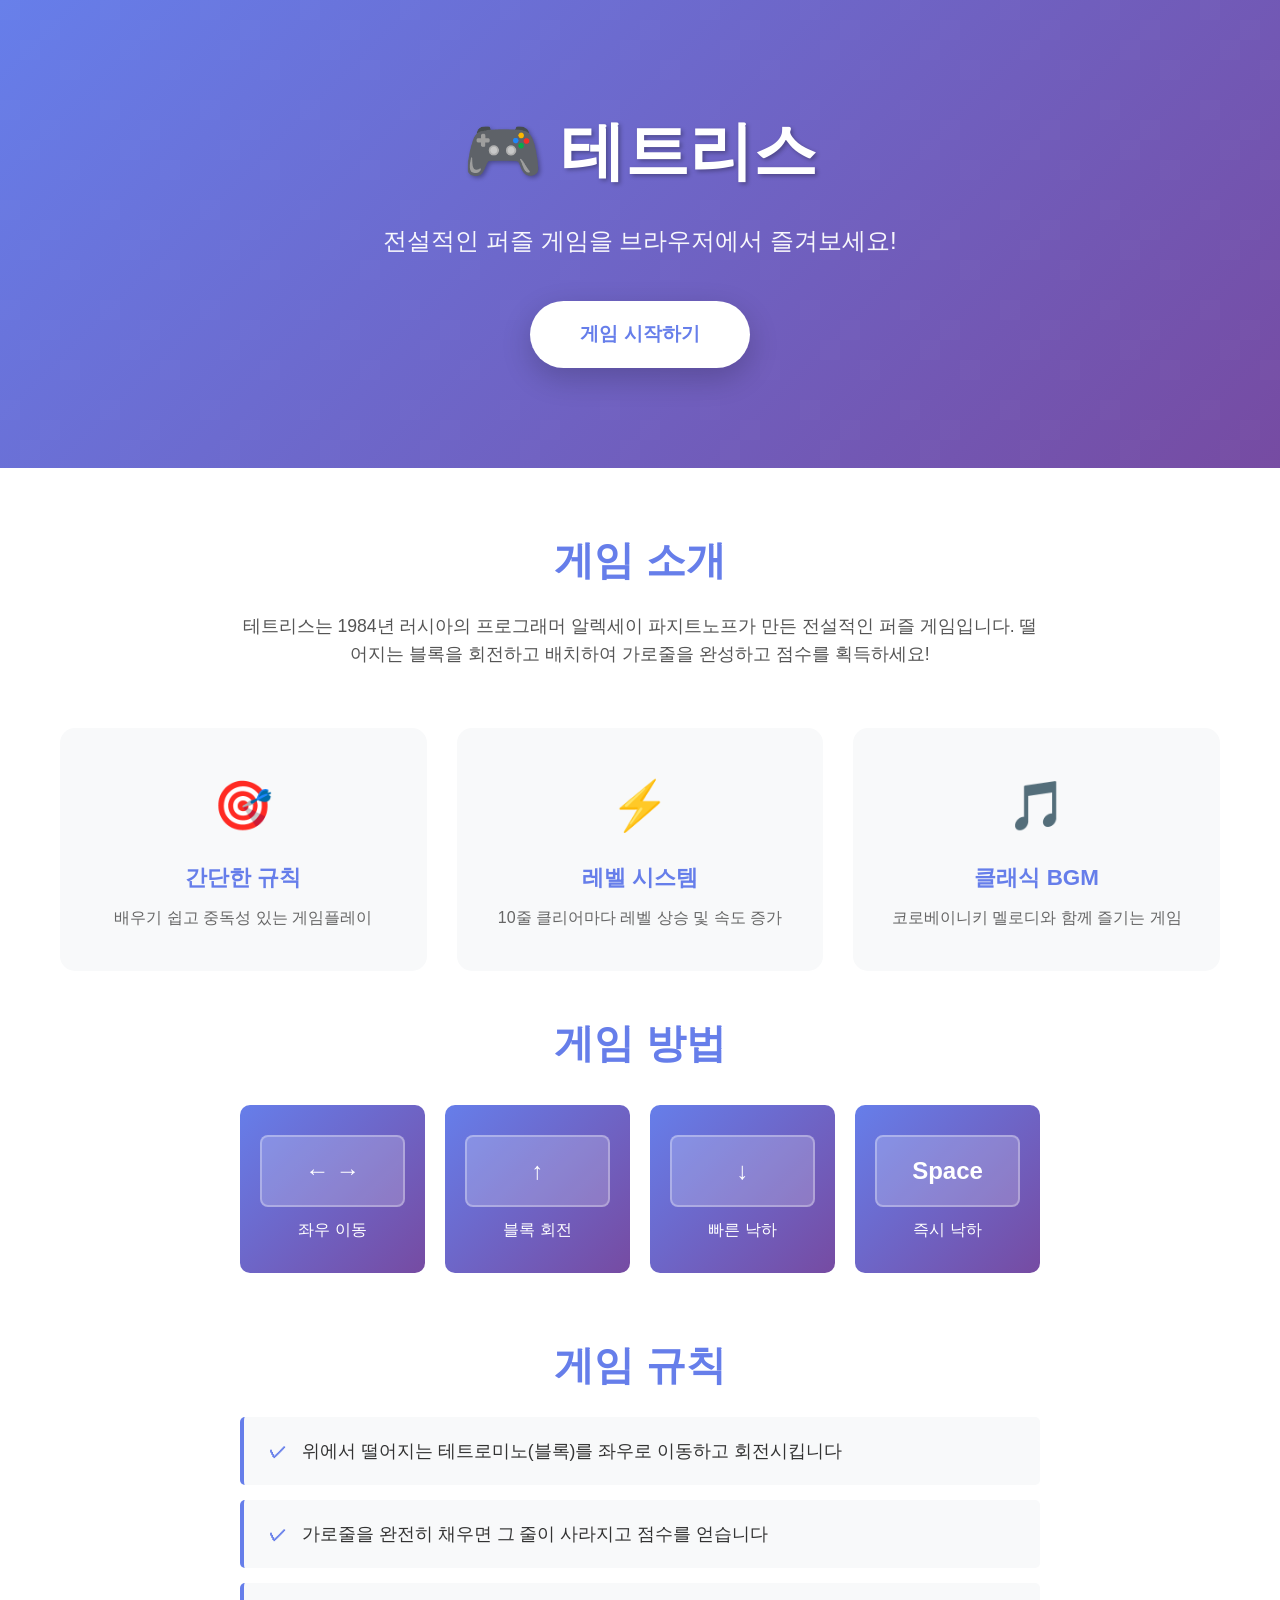
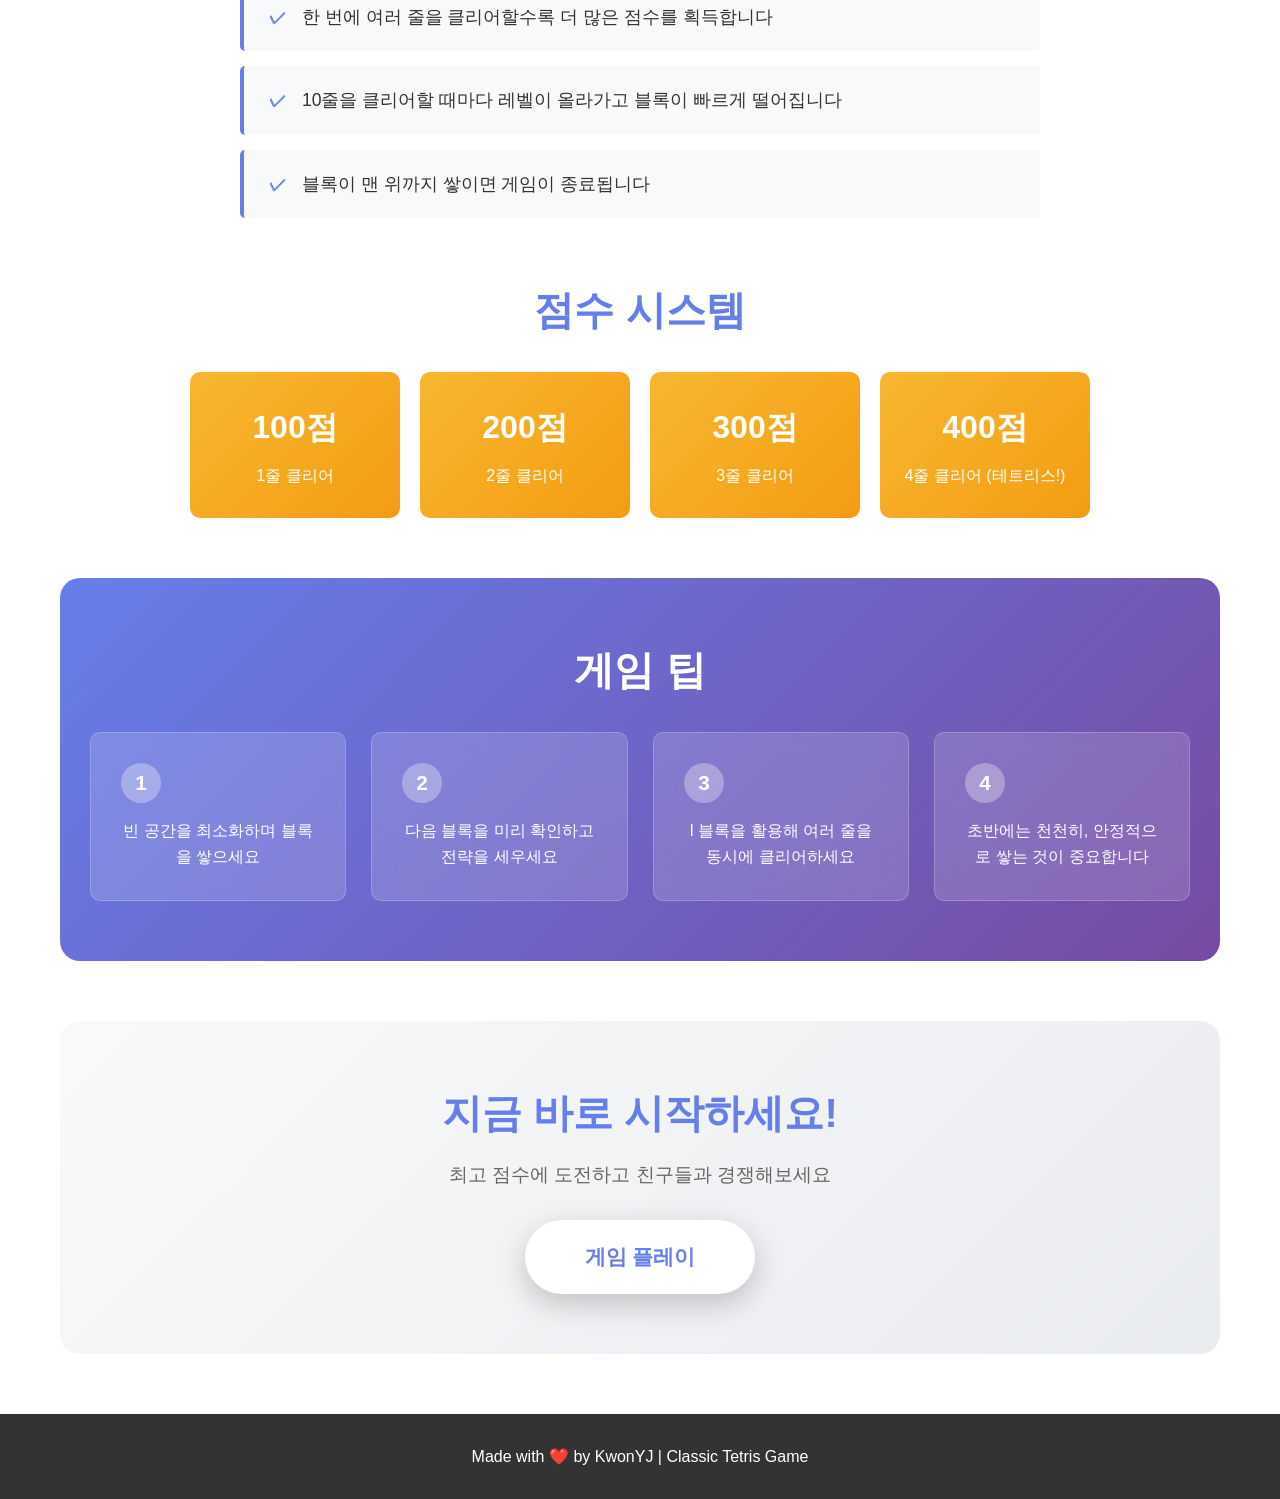
<file: index.html>
<!DOCTYPE html>
<html lang="ko">
<head>
    <meta charset="UTF-8">
    <meta name="viewport" content="width=device-width, initial-scale=1.0">
    <title>테트리스 게임 - 클래식 퍼즐 게임</title>
    <link rel="stylesheet" href="landing.css">
</head>
<body>
    <div class="hero-section">
        <div class="container">
            <h1 class="game-title">🎮 테트리스</h1>
            <p class="tagline">전설적인 퍼즐 게임을 브라우저에서 즐겨보세요!</p>
            <a href="game.html" class="play-button">게임 시작하기</a>
        </div>
    </div>

    <div class="content-section">
        <div class="container">
            <div class="section">
                <h2>게임 소개</h2>
                <p>테트리스는 1984년 러시아의 프로그래머 알렉세이 파지트노프가 만든 전설적인 퍼즐 게임입니다.
                떨어지는 블록을 회전하고 배치하여 가로줄을 완성하고 점수를 획득하세요!</p>
            </div>

            <div class="features">
                <div class="feature-card">
                    <div class="icon">🎯</div>
                    <h3>간단한 규칙</h3>
                    <p>배우기 쉽고 중독성 있는 게임플레이</p>
                </div>
                <div class="feature-card">
                    <div class="icon">⚡</div>
                    <h3>레벨 시스템</h3>
                    <p>10줄 클리어마다 레벨 상승 및 속도 증가</p>
                </div>
                <div class="feature-card">
                    <div class="icon">🎵</div>
                    <h3>클래식 BGM</h3>
                    <p>코로베이니키 멜로디와 함께 즐기는 게임</p>
                </div>
            </div>

            <div class="section">
                <h2>게임 방법</h2>
                <div class="controls-grid">
                    <div class="control-item">
                        <div class="key-display">←  →</div>
                        <p>좌우 이동</p>
                    </div>
                    <div class="control-item">
                        <div class="key-display">↑</div>
                        <p>블록 회전</p>
                    </div>
                    <div class="control-item">
                        <div class="key-display">↓</div>
                        <p>빠른 낙하</p>
                    </div>
                    <div class="control-item">
                        <div class="key-display">Space</div>
                        <p>즉시 낙하</p>
                    </div>
                </div>
            </div>

            <div class="section">
                <h2>게임 규칙</h2>
                <ul class="rules-list">
                    <li>위에서 떨어지는 테트로미노(블록)를 좌우로 이동하고 회전시킵니다</li>
                    <li>가로줄을 완전히 채우면 그 줄이 사라지고 점수를 얻습니다</li>
                    <li>한 번에 여러 줄을 클리어할수록 더 많은 점수를 획득합니다</li>
                    <li>10줄을 클리어할 때마다 레벨이 올라가고 블록이 빠르게 떨어집니다</li>
                    <li>블록이 맨 위까지 쌓이면 게임이 종료됩니다</li>
                </ul>
            </div>

            <div class="section">
                <h2>점수 시스템</h2>
                <div class="score-info">
                    <div class="score-item">
                        <span class="score-value">100점</span>
                        <span>1줄 클리어</span>
                    </div>
                    <div class="score-item">
                        <span class="score-value">200점</span>
                        <span>2줄 클리어</span>
                    </div>
                    <div class="score-item">
                        <span class="score-value">300점</span>
                        <span>3줄 클리어</span>
                    </div>
                    <div class="score-item">
                        <span class="score-value">400점</span>
                        <span>4줄 클리어 (테트리스!)</span>
                    </div>
                </div>
            </div>

            <div class="section tips-section">
                <h2>게임 팁</h2>
                <div class="tips-grid">
                    <div class="tip-card">
                        <span class="tip-number">1</span>
                        <p>빈 공간을 최소화하며 블록을 쌓으세요</p>
                    </div>
                    <div class="tip-card">
                        <span class="tip-number">2</span>
                        <p>다음 블록을 미리 확인하고 전략을 세우세요</p>
                    </div>
                    <div class="tip-card">
                        <span class="tip-number">3</span>
                        <p>I 블록을 활용해 여러 줄을 동시에 클리어하세요</p>
                    </div>
                    <div class="tip-card">
                        <span class="tip-number">4</span>
                        <p>초반에는 천천히, 안정적으로 쌓는 것이 중요합니다</p>
                    </div>
                </div>
            </div>

            <div class="cta-section">
                <h2>지금 바로 시작하세요!</h2>
                <p>최고 점수에 도전하고 친구들과 경쟁해보세요</p>
                <a href="game.html" class="play-button large">게임 플레이</a>
            </div>
        </div>
    </div>

    <footer class="footer">
        <div class="container">
            <p>Made with ❤️ by KwonYJ | Classic Tetris Game</p>
        </div>
    </footer>
</body>
</html>
</file>
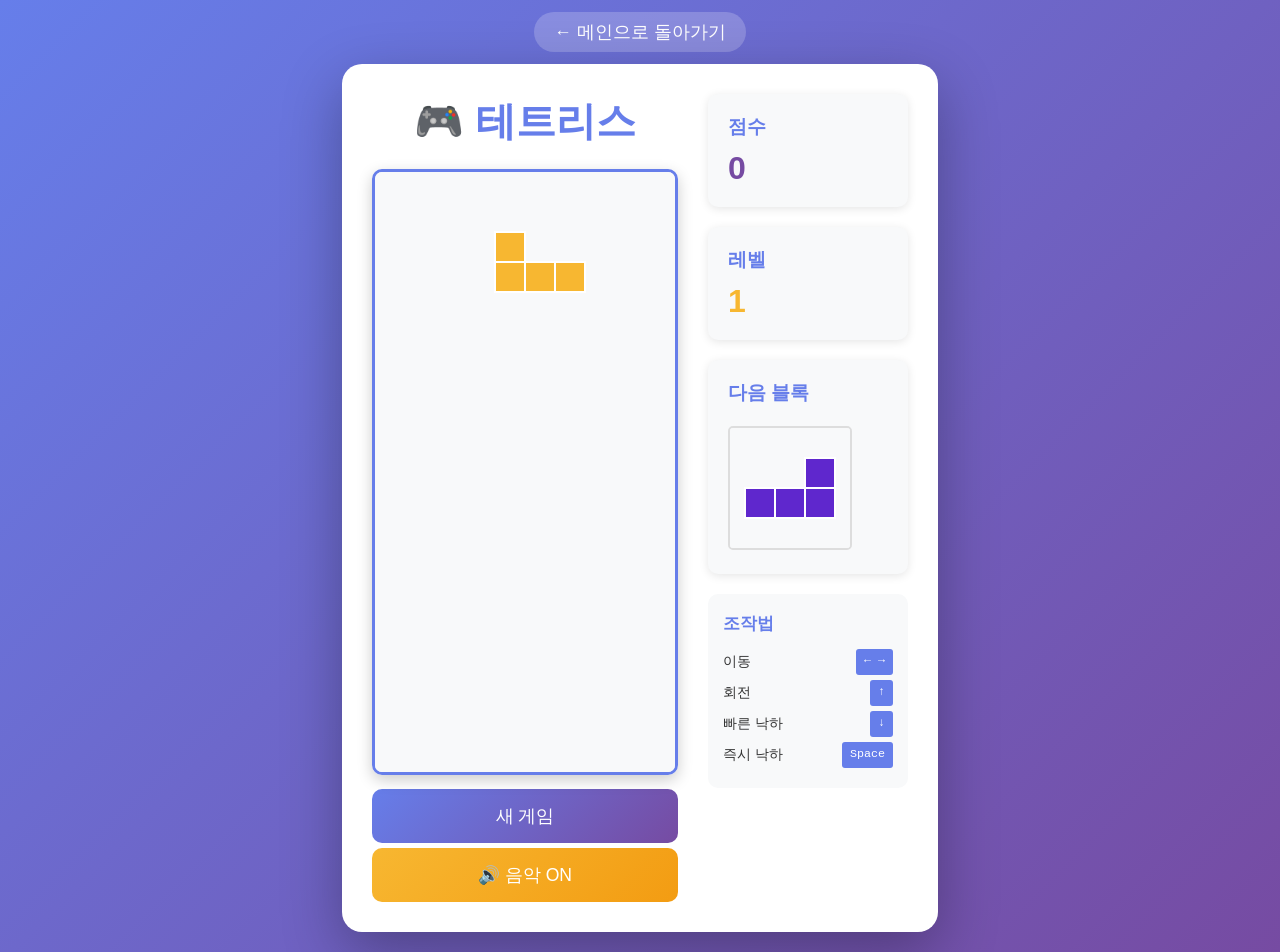
<file: game.html>
<!DOCTYPE html>
<html lang="ko">
<head>
    <meta charset="UTF-8">
    <meta name="viewport" content="width=device-width, initial-scale=1.0">
    <title>테트리스 게임</title>
    <link rel="stylesheet" href="style.css">
</head>
<body>
    <div class="back-link">
        <a href="index.html">← 메인으로 돌아가기</a>
    </div>
    <div class="game-container">
        <div class="game-area">
            <h1>🎮 테트리스</h1>
            <div style="position: relative;">
                <canvas id="gameCanvas" width="300" height="600"></canvas>
                <div class="game-over" id="gameOver">
                    <h2>게임 오버!</h2>
                    <p id="finalScore"></p>
                </div>
            </div>
            <button class="restart-btn" onclick="restartGame()">새 게임</button>
            <button class="sound-btn" onclick="toggleSound()" id="soundBtn">🔊 음악 ON</button>
        </div>

        <div class="side-panel">
            <div class="info-box">
                <h2>점수</h2>
                <div class="score-display" id="score">0</div>
            </div>

            <div class="info-box">
                <h2>레벨</h2>
                <div class="level-display" id="level">1</div>
            </div>

            <div class="info-box">
                <h2>다음 블록</h2>
                <canvas id="nextPieceCanvas" class="next-piece-canvas" width="120" height="120"></canvas>
            </div>

            <div class="controls">
                <h3>조작법</h3>
                <div><span>이동</span><kbd>← →</kbd></div>
                <div><span>회전</span><kbd>↑</kbd></div>
                <div><span>빠른 낙하</span><kbd>↓</kbd></div>
                <div><span>즉시 낙하</span><kbd>Space</kbd></div>
            </div>
        </div>
    </div>

    <script src="game.js"></script>
</body>
</html>
</file>
<file: landing.css>
* {
    margin: 0;
    padding: 0;
    box-sizing: border-box;
}

body {
    font-family: 'Arial', sans-serif;
    line-height: 1.6;
    color: #333;
    background: #f8f9fa;
}

.container {
    max-width: 1200px;
    margin: 0 auto;
    padding: 0 20px;
}

/* Hero Section */
.hero-section {
    background: linear-gradient(135deg, #667eea 0%, #764ba2 100%);
    color: white;
    padding: 100px 20px;
    text-align: center;
    position: relative;
    overflow: hidden;
}

.hero-section::before {
    content: '';
    position: absolute;
    top: 0;
    left: 0;
    right: 0;
    bottom: 0;
    background: url('data:image/svg+xml,<svg xmlns="http://www.w3.org/2000/svg" viewBox="0 0 100 100"><rect x="0" y="0" width="20" height="20" fill="rgba(255,255,255,0.05)"/><rect x="40" y="20" width="20" height="20" fill="rgba(255,255,255,0.05)"/><rect x="20" y="40" width="20" height="20" fill="rgba(255,255,255,0.05)"/><rect x="60" y="60" width="20" height="20" fill="rgba(255,255,255,0.05)"/></svg>');
    background-size: 100px 100px;
    opacity: 0.3;
}

.game-title {
    font-size: 4em;
    margin-bottom: 20px;
    position: relative;
    z-index: 1;
    text-shadow: 2px 2px 4px rgba(0, 0, 0, 0.3);
}

.tagline {
    font-size: 1.5em;
    margin-bottom: 40px;
    position: relative;
    z-index: 1;
    opacity: 0.95;
}

.play-button {
    display: inline-block;
    background: white;
    color: #667eea;
    padding: 18px 50px;
    border-radius: 50px;
    text-decoration: none;
    font-size: 1.2em;
    font-weight: bold;
    transition: transform 0.3s, box-shadow 0.3s;
    box-shadow: 0 10px 30px rgba(0, 0, 0, 0.2);
    position: relative;
    z-index: 1;
}

.play-button:hover {
    transform: translateY(-3px);
    box-shadow: 0 15px 40px rgba(0, 0, 0, 0.3);
}

.play-button.large {
    padding: 20px 60px;
    font-size: 1.3em;
}

/* Content Section */
.content-section {
    background: white;
    padding: 60px 20px;
}

.section {
    margin-bottom: 60px;
}

.section h2 {
    color: #667eea;
    font-size: 2.5em;
    margin-bottom: 20px;
    text-align: center;
}

.section p {
    font-size: 1.1em;
    text-align: center;
    max-width: 800px;
    margin: 0 auto 30px;
    color: #555;
}

/* Features */
.features {
    display: grid;
    grid-template-columns: repeat(auto-fit, minmax(250px, 1fr));
    gap: 30px;
    margin: 40px 0;
}

.feature-card {
    background: #f8f9fa;
    padding: 40px 30px;
    border-radius: 15px;
    text-align: center;
    transition: transform 0.3s, box-shadow 0.3s;
}

.feature-card:hover {
    transform: translateY(-5px);
    box-shadow: 0 10px 30px rgba(102, 126, 234, 0.2);
}

.feature-card .icon {
    font-size: 3em;
    margin-bottom: 15px;
}

.feature-card h3 {
    color: #667eea;
    margin-bottom: 10px;
    font-size: 1.4em;
}

.feature-card p {
    color: #666;
    font-size: 1em;
    margin: 0;
}

/* Controls Grid */
.controls-grid {
    display: grid;
    grid-template-columns: repeat(auto-fit, minmax(150px, 1fr));
    gap: 20px;
    max-width: 800px;
    margin: 30px auto;
}

.control-item {
    background: linear-gradient(135deg, #667eea 0%, #764ba2 100%);
    color: white;
    padding: 30px 20px;
    border-radius: 10px;
    text-align: center;
}

.key-display {
    background: rgba(255, 255, 255, 0.2);
    padding: 15px;
    border-radius: 8px;
    font-size: 1.5em;
    font-weight: bold;
    margin-bottom: 10px;
    border: 2px solid rgba(255, 255, 255, 0.3);
}

.control-item p {
    margin: 0;
    font-size: 1em;
    color: white;
}

/* Rules List */
.rules-list {
    max-width: 800px;
    margin: 0 auto;
    list-style: none;
    padding: 0;
}

.rules-list li {
    background: #f8f9fa;
    padding: 20px 25px;
    margin-bottom: 15px;
    border-left: 4px solid #667eea;
    border-radius: 5px;
    font-size: 1.1em;
}

.rules-list li::before {
    content: '✓ ';
    color: #667eea;
    font-weight: bold;
    margin-right: 10px;
}

/* Score Info */
.score-info {
    display: grid;
    grid-template-columns: repeat(auto-fit, minmax(200px, 1fr));
    gap: 20px;
    max-width: 900px;
    margin: 30px auto;
}

.score-item {
    background: linear-gradient(135deg, #F7B731 0%, #F39C12 100%);
    color: white;
    padding: 30px 20px;
    border-radius: 10px;
    text-align: center;
    display: flex;
    flex-direction: column;
    gap: 10px;
}

.score-value {
    font-size: 2em;
    font-weight: bold;
}

/* Tips Section */
.tips-section {
    background: linear-gradient(135deg, #667eea 0%, #764ba2 100%);
    padding: 60px 30px;
    border-radius: 20px;
    color: white;
}

.tips-section h2 {
    color: white;
}

.tips-grid {
    display: grid;
    grid-template-columns: repeat(auto-fit, minmax(250px, 1fr));
    gap: 25px;
    margin-top: 30px;
}

.tip-card {
    background: rgba(255, 255, 255, 0.15);
    padding: 30px;
    border-radius: 10px;
    backdrop-filter: blur(10px);
    border: 1px solid rgba(255, 255, 255, 0.2);
}

.tip-number {
    display: inline-block;
    background: rgba(255, 255, 255, 0.3);
    width: 40px;
    height: 40px;
    line-height: 40px;
    border-radius: 50%;
    text-align: center;
    font-weight: bold;
    font-size: 1.3em;
    margin-bottom: 15px;
}

.tip-card p {
    margin: 0;
    color: white;
    font-size: 1em;
}

/* CTA Section */
.cta-section {
    text-align: center;
    padding: 60px 20px;
    background: linear-gradient(135deg, #f8f9fa 0%, #e9ecef 100%);
    border-radius: 20px;
    margin-top: 40px;
}

.cta-section h2 {
    font-size: 2.5em;
    color: #667eea;
    margin-bottom: 15px;
}

.cta-section p {
    font-size: 1.2em;
    color: #666;
    margin-bottom: 30px;
}

/* Footer */
.footer {
    background: #333;
    color: white;
    text-align: center;
    padding: 30px 20px;
}

.footer p {
    margin: 0;
    color: white;
}

/* Responsive */
@media (max-width: 768px) {
    .game-title {
        font-size: 2.5em;
    }

    .tagline {
        font-size: 1.2em;
    }

    .section h2 {
        font-size: 2em;
    }

    .features {
        grid-template-columns: 1fr;
    }

    .controls-grid {
        grid-template-columns: repeat(2, 1fr);
    }

    .tips-grid {
        grid-template-columns: 1fr;
    }
}
</file>
<file: style.css>
* {
    margin: 0;
    padding: 0;
    box-sizing: border-box;
}

body {
    font-family: 'Arial', sans-serif;
    background: linear-gradient(135deg, #667eea 0%, #764ba2 100%);
    display: flex;
    flex-direction: column;
    justify-content: center;
    align-items: center;
    min-height: 100vh;
    color: #333;
    padding: 20px 0;
}

.back-link {
    margin-bottom: 20px;
}

.back-link a {
    color: white;
    text-decoration: none;
    font-size: 1.1em;
    padding: 10px 20px;
    background: rgba(255, 255, 255, 0.2);
    border-radius: 25px;
    transition: background 0.3s;
}

.back-link a:hover {
    background: rgba(255, 255, 255, 0.3);
}

.game-container {
    background: white;
    border-radius: 20px;
    padding: 30px;
    box-shadow: 0 20px 60px rgba(0, 0, 0, 0.3);
    display: flex;
    gap: 30px;
}

.game-area {
    display: flex;
    flex-direction: column;
    align-items: center;
}

h1 {
    color: #667eea;
    margin-bottom: 20px;
    font-size: 2.5em;
    text-align: center;
}

#gameCanvas {
    border: 3px solid #667eea;
    border-radius: 10px;
    box-shadow: 0 5px 15px rgba(0, 0, 0, 0.2);
}

.side-panel {
    display: flex;
    flex-direction: column;
    gap: 20px;
    min-width: 200px;
}

.info-box {
    background: #f8f9fa;
    padding: 20px;
    border-radius: 10px;
    box-shadow: 0 2px 10px rgba(0, 0, 0, 0.1);
}

.info-box h2 {
    color: #667eea;
    margin-bottom: 10px;
    font-size: 1.2em;
}

.score-display {
    font-size: 2em;
    font-weight: bold;
    color: #764ba2;
}

.level-display {
    font-size: 2em;
    font-weight: bold;
    color: #F7B731;
}

.next-piece-canvas {
    border: 2px solid #ddd;
    border-radius: 5px;
    margin-top: 10px;
}

.controls {
    background: #f8f9fa;
    padding: 15px;
    border-radius: 10px;
    font-size: 0.9em;
    line-height: 1.8;
}

.controls h3 {
    color: #667eea;
    margin-bottom: 10px;
}

.controls div {
    display: flex;
    justify-content: space-between;
    margin-bottom: 5px;
}

.controls kbd {
    background: #667eea;
    color: white;
    padding: 2px 8px;
    border-radius: 3px;
    font-family: monospace;
}

.restart-btn,
.sound-btn {
    background: linear-gradient(135deg, #667eea 0%, #764ba2 100%);
    color: white;
    border: none;
    padding: 15px 30px;
    font-size: 1.1em;
    border-radius: 10px;
    cursor: pointer;
    transition: transform 0.2s;
    margin-top: 10px;
    width: 100%;
}

.restart-btn:hover,
.sound-btn:hover {
    transform: scale(1.05);
}

.restart-btn:active,
.sound-btn:active {
    transform: scale(0.95);
}

.sound-btn {
    background: linear-gradient(135deg, #F7B731 0%, #F39C12 100%);
    margin-top: 5px;
}

.game-over {
    position: absolute;
    top: 50%;
    left: 50%;
    transform: translate(-50%, -50%);
    background: rgba(0, 0, 0, 0.8);
    color: white;
    padding: 30px 50px;
    border-radius: 10px;
    text-align: center;
    display: none;
}

.game-over h2 {
    font-size: 2em;
    margin-bottom: 10px;
    color: white;
}
</file>
